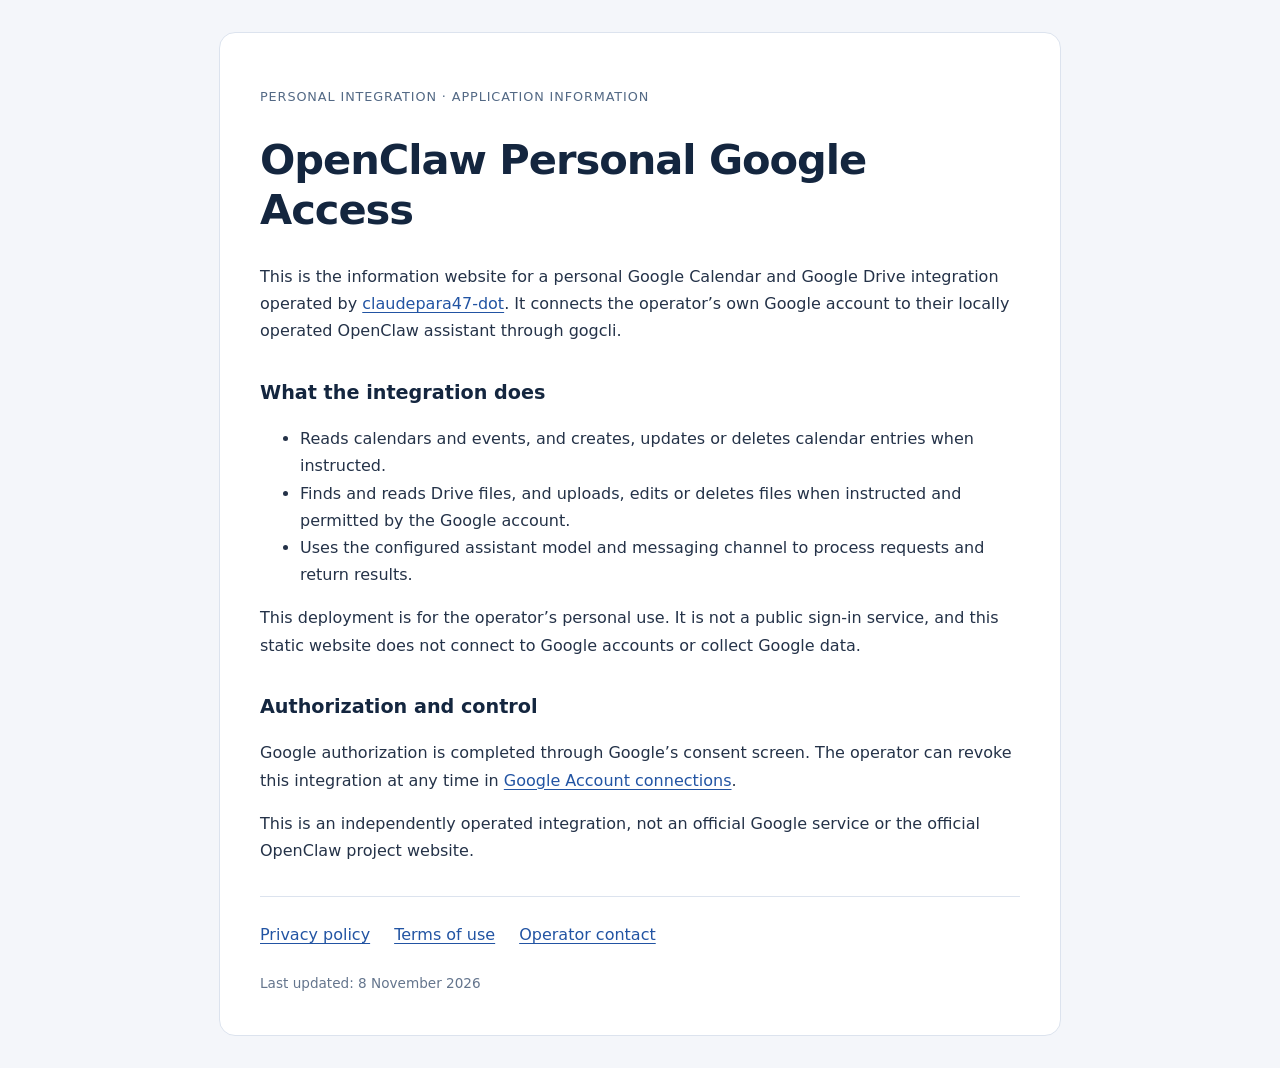
<file: index.html>
<!doctype html>
<html lang="en"><head><meta charset="utf-8"><meta name="viewport" content="width=device-width,initial-scale=1"><title>OpenClaw Personal Google Access</title><link rel="stylesheet" href="style.css"></head><body><main>
<p class="eyebrow">Personal integration · Application information</p>
<h1>OpenClaw Personal Google Access</h1>
<p>This is the information website for a personal Google Calendar and Google Drive integration operated by <a href="https://github.com/claudepara47-dot">claudepara47-dot</a>. It connects the operator’s own Google account to their locally operated OpenClaw assistant through gogcli.</p>
<h2>What the integration does</h2>
<ul><li>Reads calendars and events, and creates, updates or deletes calendar entries when instructed.</li><li>Finds and reads Drive files, and uploads, edits or deletes files when instructed and permitted by the Google account.</li><li>Uses the configured assistant model and messaging channel to process requests and return results.</li></ul>
<p>This deployment is for the operator’s personal use. It is not a public sign-in service, and this static website does not connect to Google accounts or collect Google data.</p>
<h2>Authorization and control</h2>
<p>Google authorization is completed through Google’s consent screen. The operator can revoke this integration at any time in <a href="https://myaccount.google.com/connections">Google Account connections</a>.</p>
<p>This is an independently operated integration, not an official Google service or the official OpenClaw project website.</p>
<nav><a href="privacy.html">Privacy policy</a><a href="terms.html">Terms of use</a><a href="https://github.com/claudepara47-dot">Operator contact</a></nav>
<footer>Last updated: 8 November 2026</footer>
</main></body></html>
</file>
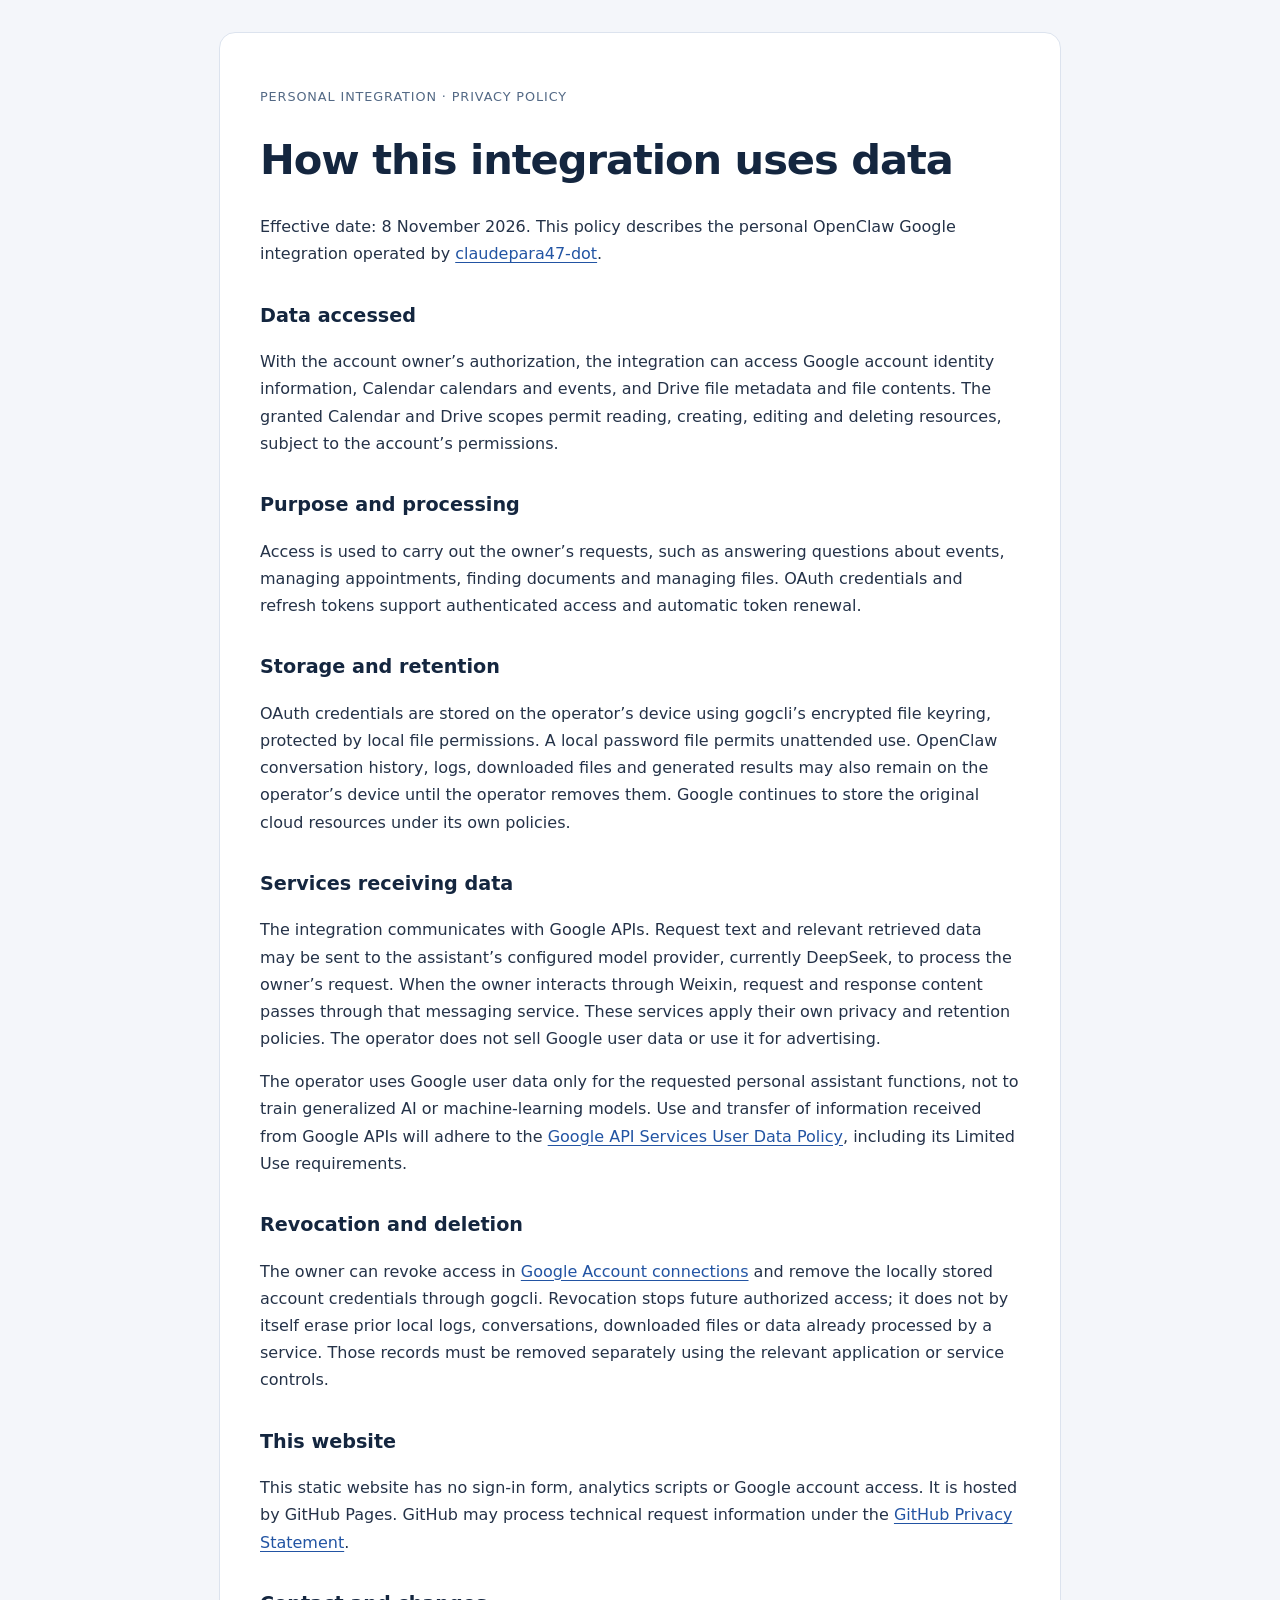
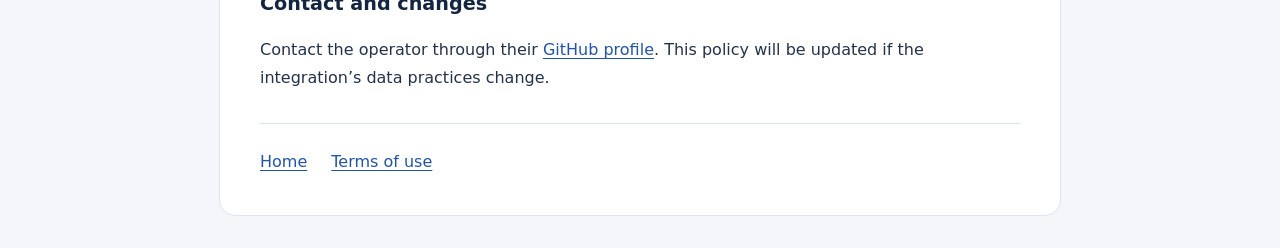
<file: privacy.html>
<!doctype html>
<html lang="en"><head><meta charset="utf-8"><meta name="viewport" content="width=device-width,initial-scale=1"><title>Privacy Policy · OpenClaw Personal Google Access</title><link rel="stylesheet" href="style.css"></head><body><main>
<p class="eyebrow">Personal integration · Privacy policy</p><h1>How this integration uses data</h1>
<p>Effective date: 8 November 2026. This policy describes the personal OpenClaw Google integration operated by <a href="https://github.com/claudepara47-dot">claudepara47-dot</a>.</p>
<h2>Data accessed</h2><p>With the account owner’s authorization, the integration can access Google account identity information, Calendar calendars and events, and Drive file metadata and file contents. The granted Calendar and Drive scopes permit reading, creating, editing and deleting resources, subject to the account’s permissions.</p>
<h2>Purpose and processing</h2><p>Access is used to carry out the owner’s requests, such as answering questions about events, managing appointments, finding documents and managing files. OAuth credentials and refresh tokens support authenticated access and automatic token renewal.</p>
<h2>Storage and retention</h2><p>OAuth credentials are stored on the operator’s device using gogcli’s encrypted file keyring, protected by local file permissions. A local password file permits unattended use. OpenClaw conversation history, logs, downloaded files and generated results may also remain on the operator’s device until the operator removes them. Google continues to store the original cloud resources under its own policies.</p>
<h2>Services receiving data</h2><p>The integration communicates with Google APIs. Request text and relevant retrieved data may be sent to the assistant’s configured model provider, currently DeepSeek, to process the owner’s request. When the owner interacts through Weixin, request and response content passes through that messaging service. These services apply their own privacy and retention policies. The operator does not sell Google user data or use it for advertising.</p>
<p>The operator uses Google user data only for the requested personal assistant functions, not to train generalized AI or machine-learning models. Use and transfer of information received from Google APIs will adhere to the <a href="https://developers.google.com/terms/api-services-user-data-policy">Google API Services User Data Policy</a>, including its Limited Use requirements.</p>
<h2>Revocation and deletion</h2><p>The owner can revoke access in <a href="https://myaccount.google.com/connections">Google Account connections</a> and remove the locally stored account credentials through gogcli. Revocation stops future authorized access; it does not by itself erase prior local logs, conversations, downloaded files or data already processed by a service. Those records must be removed separately using the relevant application or service controls.</p>
<h2>This website</h2><p>This static website has no sign-in form, analytics scripts or Google account access. It is hosted by GitHub Pages. GitHub may process technical request information under the <a href="https://docs.github.com/en/site-policy/privacy-policies/github-general-privacy-statement">GitHub Privacy Statement</a>.</p>
<h2>Contact and changes</h2><p>Contact the operator through their <a href="https://github.com/claudepara47-dot">GitHub profile</a>. This policy will be updated if the integration’s data practices change.</p>
<nav><a href="index.html">Home</a><a href="terms.html">Terms of use</a></nav>
</main></body></html>
</file>
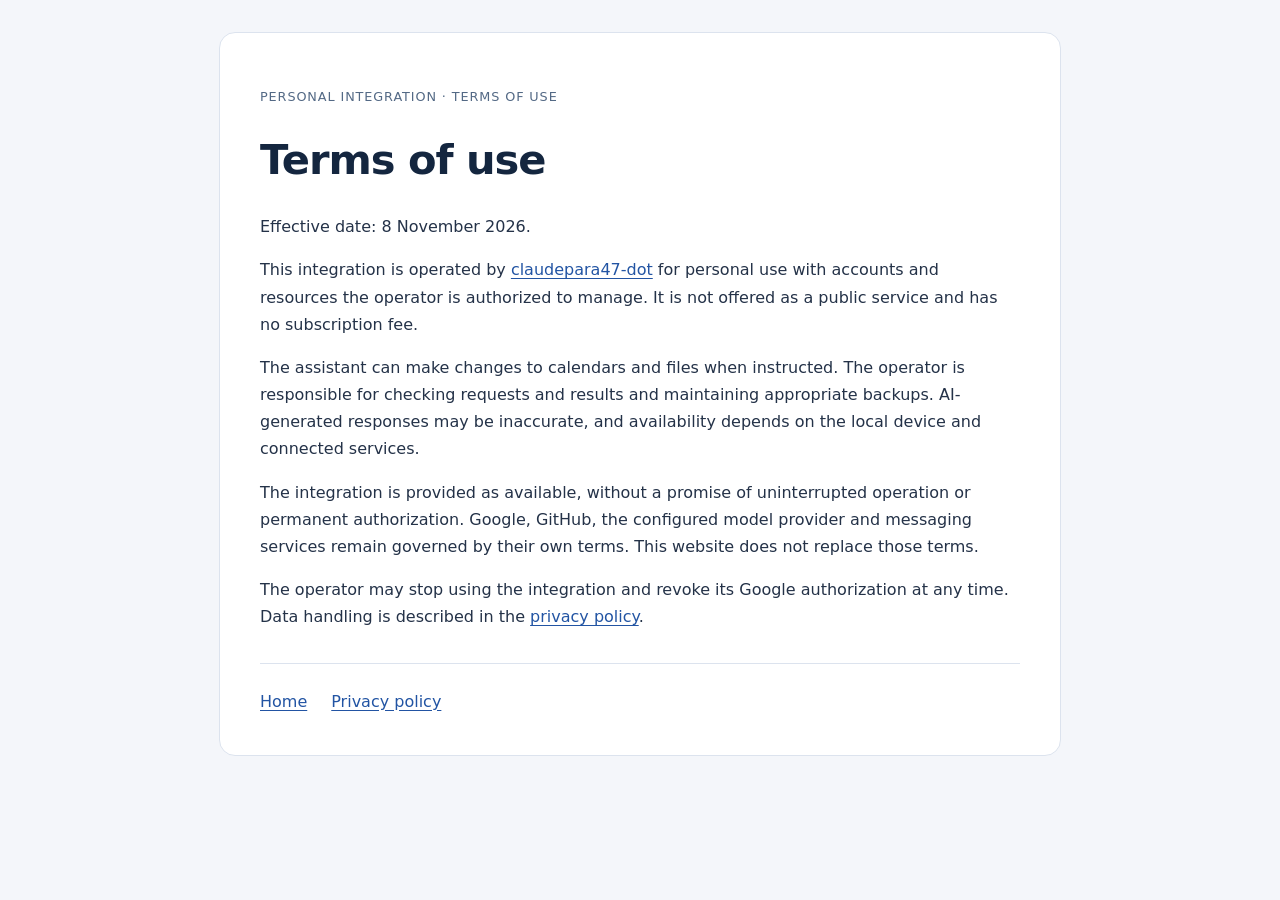
<file: terms.html>
<!doctype html>
<html lang="en"><head><meta charset="utf-8"><meta name="viewport" content="width=device-width,initial-scale=1"><title>Terms · OpenClaw Personal Google Access</title><link rel="stylesheet" href="style.css"></head><body><main>
<p class="eyebrow">Personal integration · Terms of use</p><h1>Terms of use</h1>
<p>Effective date: 8 November 2026.</p><p>This integration is operated by <a href="https://github.com/claudepara47-dot">claudepara47-dot</a> for personal use with accounts and resources the operator is authorized to manage. It is not offered as a public service and has no subscription fee.</p>
<p>The assistant can make changes to calendars and files when instructed. The operator is responsible for checking requests and results and maintaining appropriate backups. AI-generated responses may be inaccurate, and availability depends on the local device and connected services.</p>
<p>The integration is provided as available, without a promise of uninterrupted operation or permanent authorization. Google, GitHub, the configured model provider and messaging services remain governed by their own terms. This website does not replace those terms.</p>
<p>The operator may stop using the integration and revoke its Google authorization at any time. Data handling is described in the <a href="privacy.html">privacy policy</a>.</p>
<nav><a href="index.html">Home</a><a href="privacy.html">Privacy policy</a></nav>
</main></body></html>
</file>
<file: style.css>
:root{color-scheme:light;font-family:system-ui,-apple-system,BlinkMacSystemFont,"Segoe UI",sans-serif;color:#243248;background:#f4f6fa;line-height:1.7}body{margin:0;padding:32px 18px}main{max-width:760px;margin:0 auto;padding:40px;background:#fff;border:1px solid #dce3ee;border-radius:16px}h1{font-size:clamp(1.8rem,5vw,2.6rem);line-height:1.2;color:#14263f;letter-spacing:-.025em}h2{font-size:1.2rem;margin-top:2rem;color:#14263f}.eyebrow{font-size:.8rem;text-transform:uppercase;letter-spacing:.07em;color:#536985}a{color:#2254a3;text-underline-offset:3px}nav{display:flex;flex-wrap:wrap;gap:12px 24px;border-top:1px solid #dce3ee;padding-top:24px;margin-top:32px}footer{font-size:.85rem;color:#64758d;margin-top:24px}@media(max-width:520px){body{padding:12px}main{padding:24px}}
</file>
